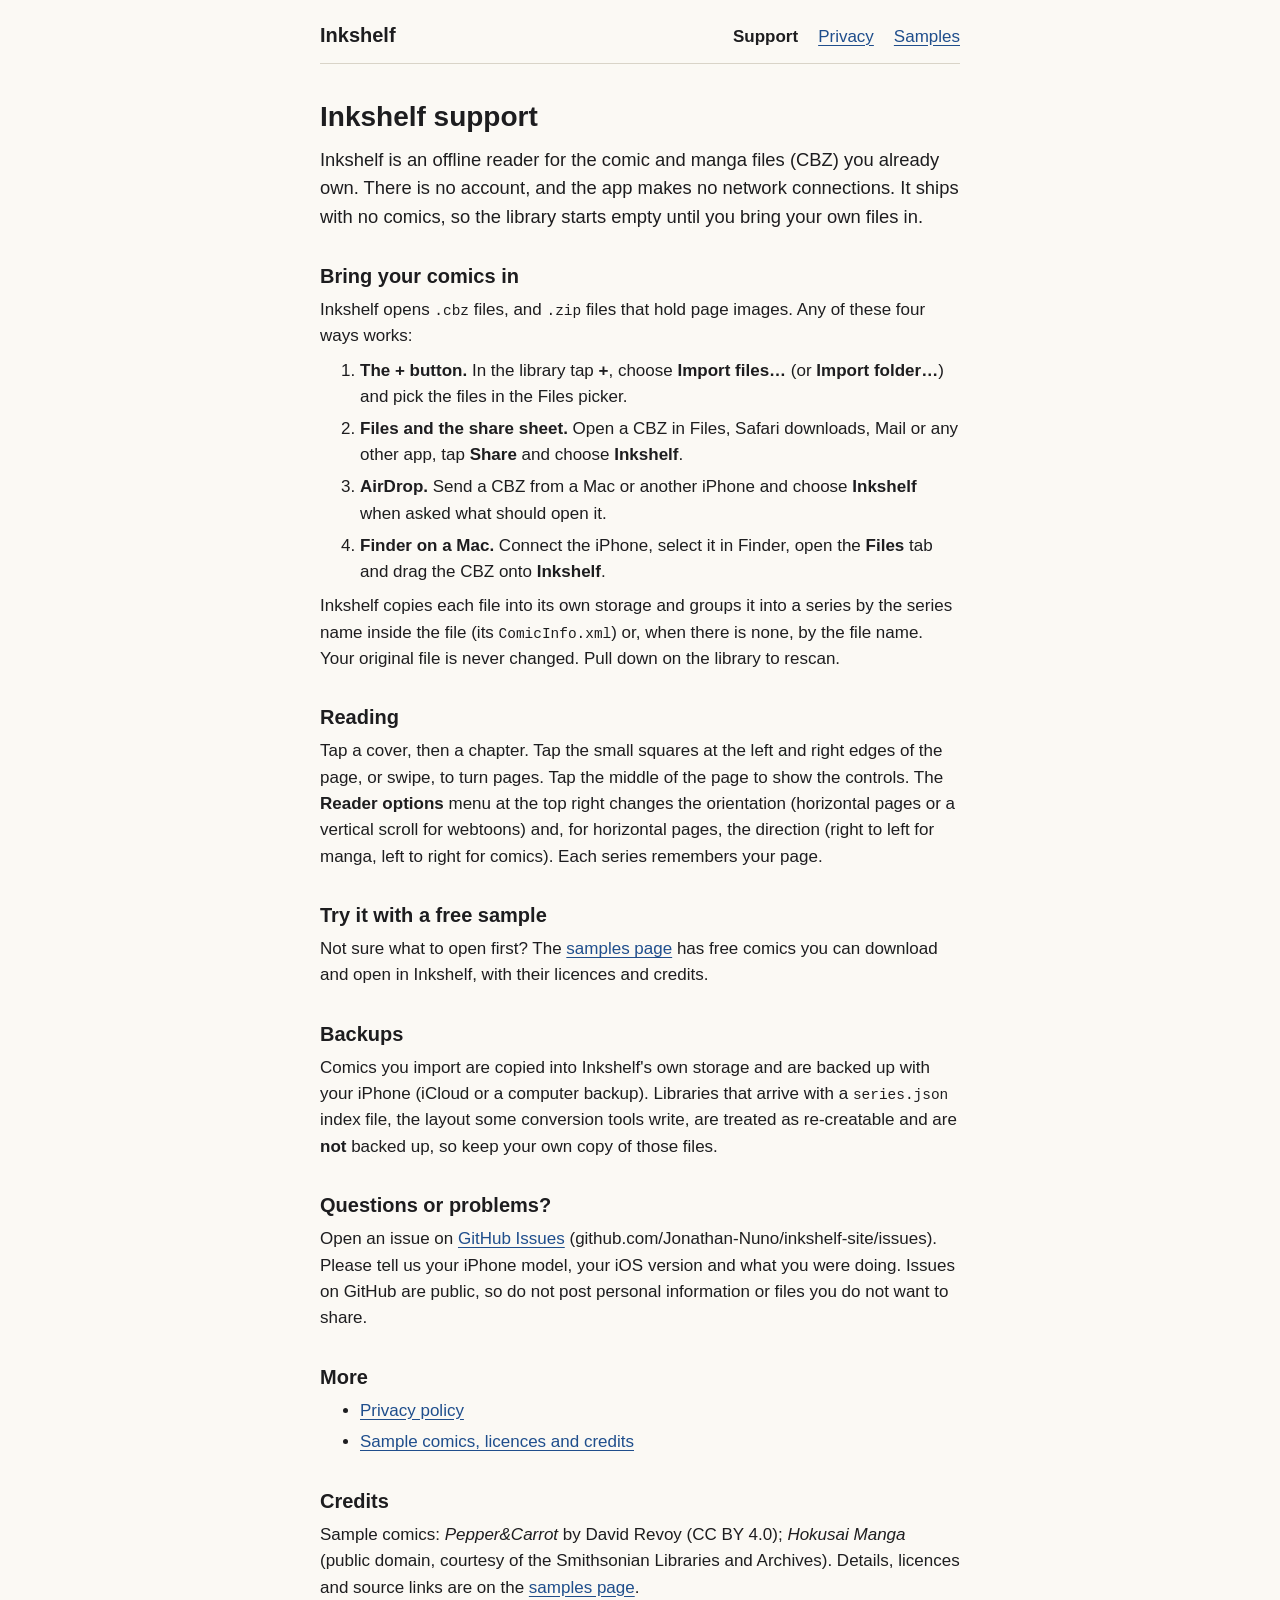
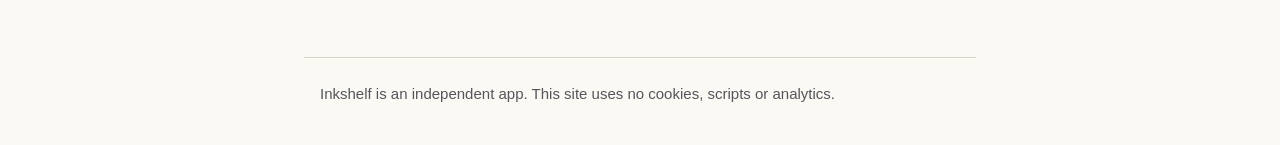
<file: index.html>
<!doctype html>
<html lang="en">
<head>
<meta charset="utf-8">
<meta name="viewport" content="width=device-width, initial-scale=1">
<title>Inkshelf support</title>
<meta name="description" content="Support for Inkshelf, an offline reader for the CBZ comic and manga files you already own: how to bring files in, backups, and how to get help.">
<link rel="icon" href="data:,">
<link rel="stylesheet" href="style.css">
</head>
<body>
<header>
  <nav aria-label="Site">
    <a class="brand" href="index.html">Inkshelf</a>
    <a href="index.html" aria-current="page">Support</a>
    <a href="privacy.html">Privacy</a>
    <a href="samples.html">Samples</a>
  </nav>
</header>
<main>
  <h1>Inkshelf support</h1>
  <p class="lead">Inkshelf is an offline reader for the comic and manga files (CBZ) you already own. There is no account, and the app makes no network connections. It ships with no comics, so the library starts empty until you bring your own files in.</p>

  <h2 id="bring-files-in">Bring your comics in</h2>
  <p>Inkshelf opens <code>.cbz</code> files, and <code>.zip</code> files that hold page images. Any of these four ways works:</p>
  <ol>
    <li><strong>The + button.</strong> In the library tap <strong>+</strong>, choose <strong>Import files…</strong> (or <strong>Import folder…</strong>) and pick the files in the Files picker.</li>
    <li><strong>Files and the share sheet.</strong> Open a CBZ in Files, Safari downloads, Mail or any other app, tap <strong>Share</strong> and choose <strong>Inkshelf</strong>.</li>
    <li><strong>AirDrop.</strong> Send a CBZ from a Mac or another iPhone and choose <strong>Inkshelf</strong> when asked what should open it.</li>
    <li><strong>Finder on a Mac.</strong> Connect the iPhone, select it in Finder, open the <strong>Files</strong> tab and drag the CBZ onto <strong>Inkshelf</strong>.</li>
  </ol>
  <p>Inkshelf copies each file into its own storage and groups it into a series by the series name inside the file (its <code>ComicInfo.xml</code>) or, when there is none, by the file name. Your original file is never changed. Pull down on the library to rescan.</p>

  <h2 id="reading">Reading</h2>
  <p>Tap a cover, then a chapter. Tap the small squares at the left and right edges of the page, or swipe, to turn pages. Tap the middle of the page to show the controls. The <strong>Reader options</strong> menu at the top right changes the orientation (horizontal pages or a vertical scroll for webtoons) and, for horizontal pages, the direction (right to left for manga, left to right for comics). Each series remembers your page.</p>

  <h2 id="samples">Try it with a free sample</h2>
  <p>Not sure what to open first? The <a href="samples.html">samples page</a> has free comics you can download and open in Inkshelf, with their licences and credits.</p>

  <h2 id="backup">Backups</h2>
  <p>Comics you import are copied into Inkshelf's own storage and are backed up with your iPhone (iCloud or a computer backup). Libraries that arrive with a <code>series.json</code> index file, the layout some conversion tools write, are treated as re-creatable and are <strong>not</strong> backed up, so keep your own copy of those files.</p>

  <h2 id="contact">Questions or problems?</h2>
  <p>Open an issue on <a href="https://github.com/Jonathan-Nuno/inkshelf-site/issues">GitHub Issues</a> (github.com/Jonathan-Nuno/inkshelf-site/issues). Please tell us your iPhone model, your iOS version and what you were doing. Issues on GitHub are public, so do not post personal information or files you do not want to share.</p>

  <h2 id="more">More</h2>
  <ul>
    <li><a href="privacy.html">Privacy policy</a></li>
    <li><a href="samples.html">Sample comics, licences and credits</a></li>
  </ul>

  <h2 id="credits">Credits</h2>
  <p>Sample comics: <em>Pepper&amp;Carrot</em> by David Revoy (CC BY 4.0); <em>Hokusai Manga</em> (public domain, courtesy of the Smithsonian Libraries and Archives). Details, licences and source links are on the <a href="samples.html#credits">samples page</a>.</p>
</main>
<footer>
  <p>Inkshelf is an independent app. This site uses no cookies, scripts or analytics.</p>
</footer>
</body>
</html>
</file>
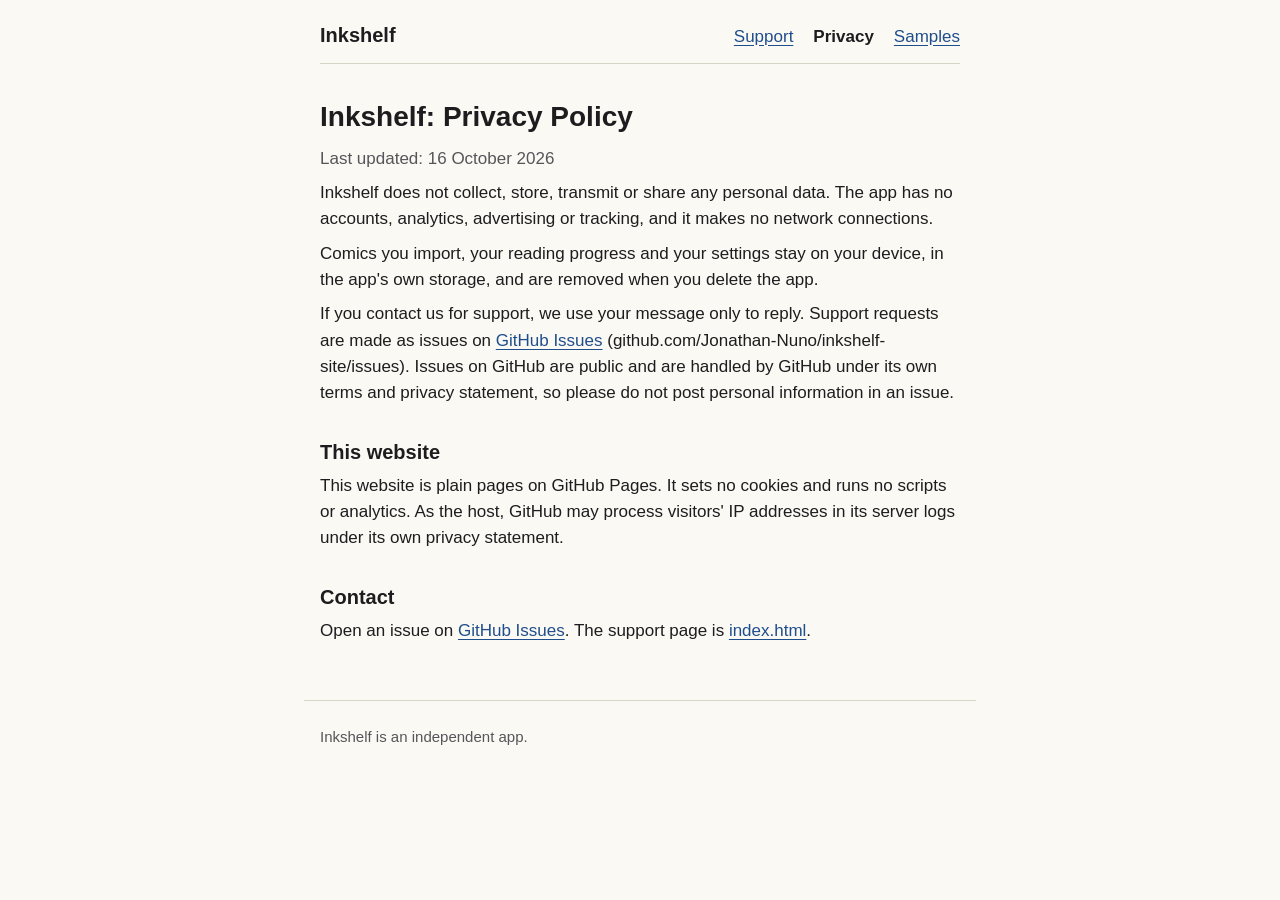
<file: privacy.html>
<!doctype html>
<html lang="en">
<head>
<meta charset="utf-8">
<meta name="viewport" content="width=device-width, initial-scale=1">
<title>Inkshelf privacy policy</title>
<meta name="description" content="Inkshelf does not collect, store, transmit or share any personal data. It has no accounts, analytics, advertising or tracking, and it makes no network connections.">
<link rel="icon" href="data:,">
<link rel="stylesheet" href="style.css">
</head>
<body>
<header>
  <nav aria-label="Site">
    <a class="brand" href="index.html">Inkshelf</a>
    <a href="index.html">Support</a>
    <a href="privacy.html" aria-current="page">Privacy</a>
    <a href="samples.html">Samples</a>
  </nav>
</header>
<main>
  <h1>Inkshelf: Privacy Policy</h1>
  <p class="muted">Last updated: 16 October 2026</p>

  <p>Inkshelf does not collect, store, transmit or share any personal data. The app has no accounts, analytics, advertising or tracking, and it makes no network connections.</p>
  <p>Comics you import, your reading progress and your settings stay on your device, in the app's own storage, and are removed when you delete the app.</p>
  <p>If you contact us for support, we use your message only to reply. Support requests are made as issues on <a href="https://github.com/Jonathan-Nuno/inkshelf-site/issues">GitHub Issues</a> (github.com/Jonathan-Nuno/inkshelf-site/issues). Issues on GitHub are public and are handled by GitHub under its own terms and privacy statement, so please do not post personal information in an issue.</p>

  <h2 id="website">This website</h2>
  <p>This website is plain pages on GitHub Pages. It sets no cookies and runs no scripts or analytics. As the host, GitHub may process visitors' IP addresses in its server logs under its own privacy statement.</p>

  <h2 id="contact">Contact</h2>
  <p>Open an issue on <a href="https://github.com/Jonathan-Nuno/inkshelf-site/issues">GitHub Issues</a>. The support page is <a href="index.html">index.html</a>.</p>
</main>
<footer>
  <p>Inkshelf is an independent app.</p>
</footer>
</body>
</html>
</file>
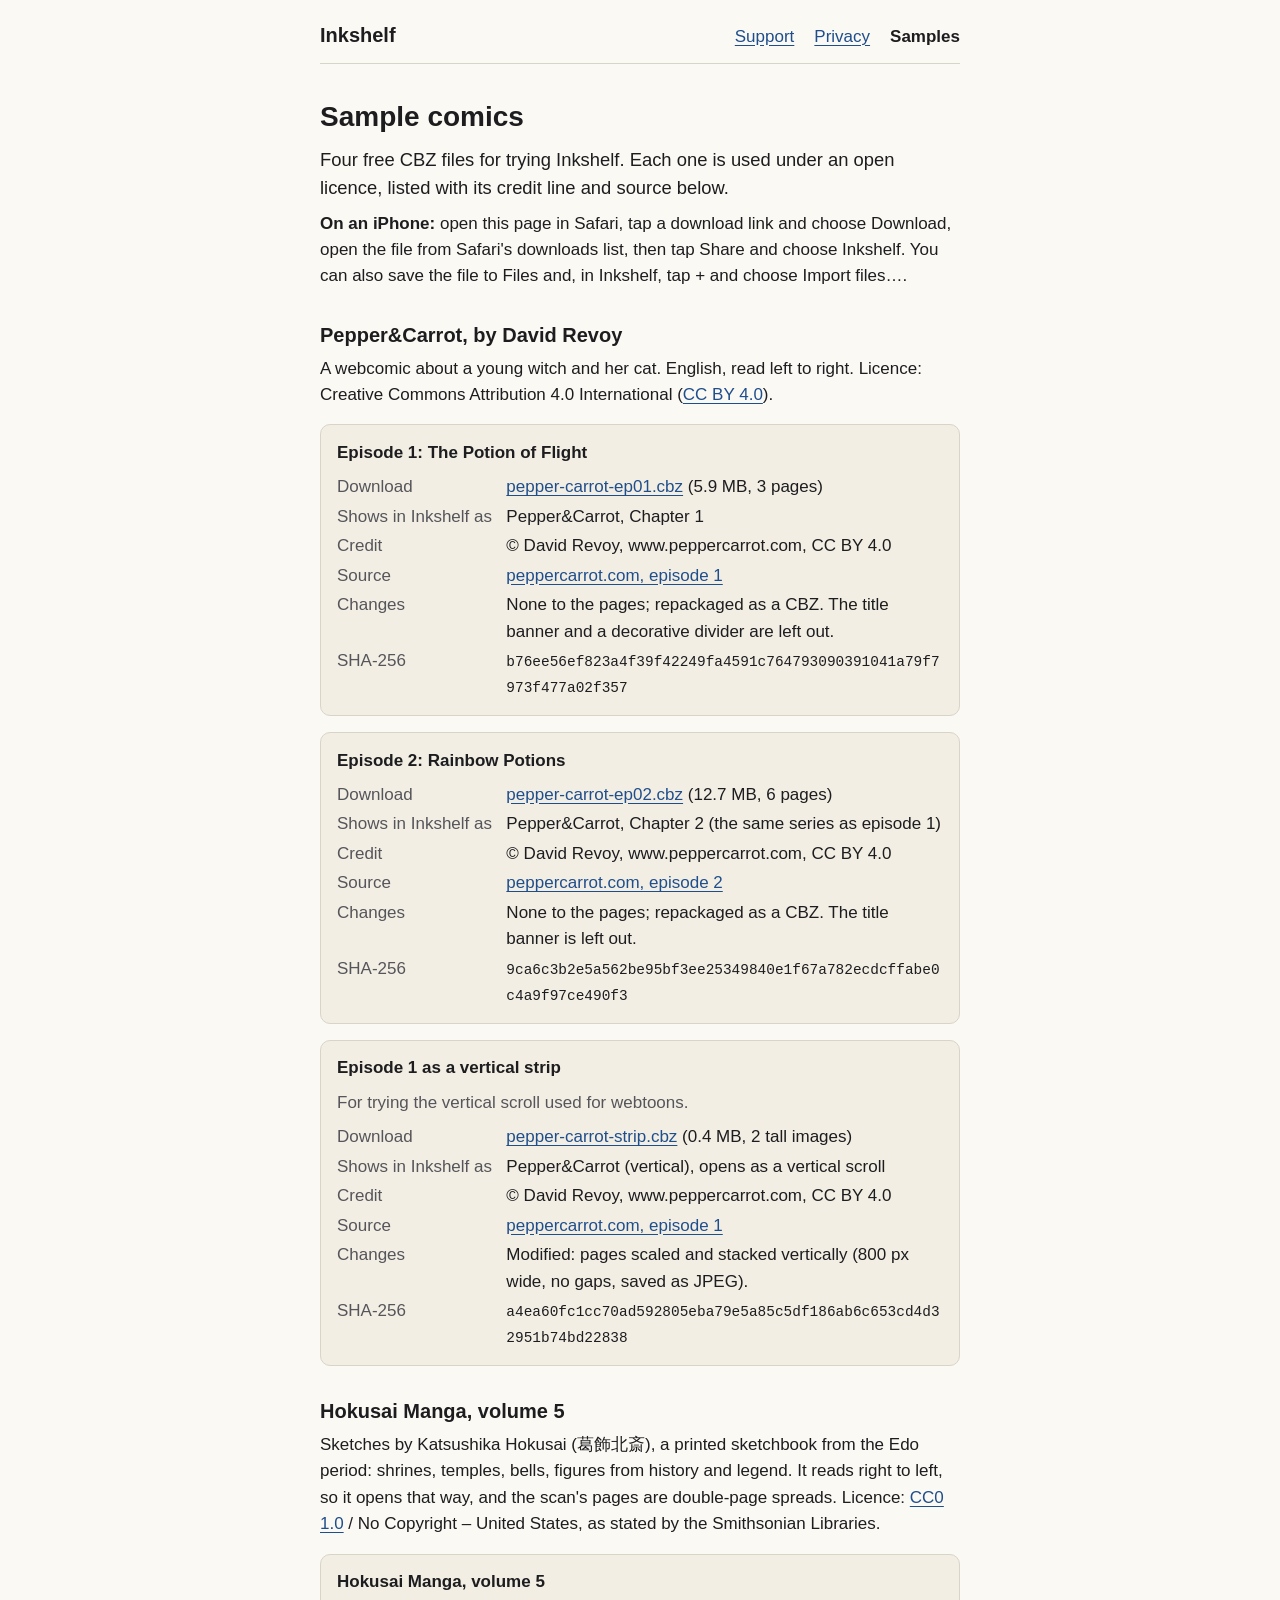
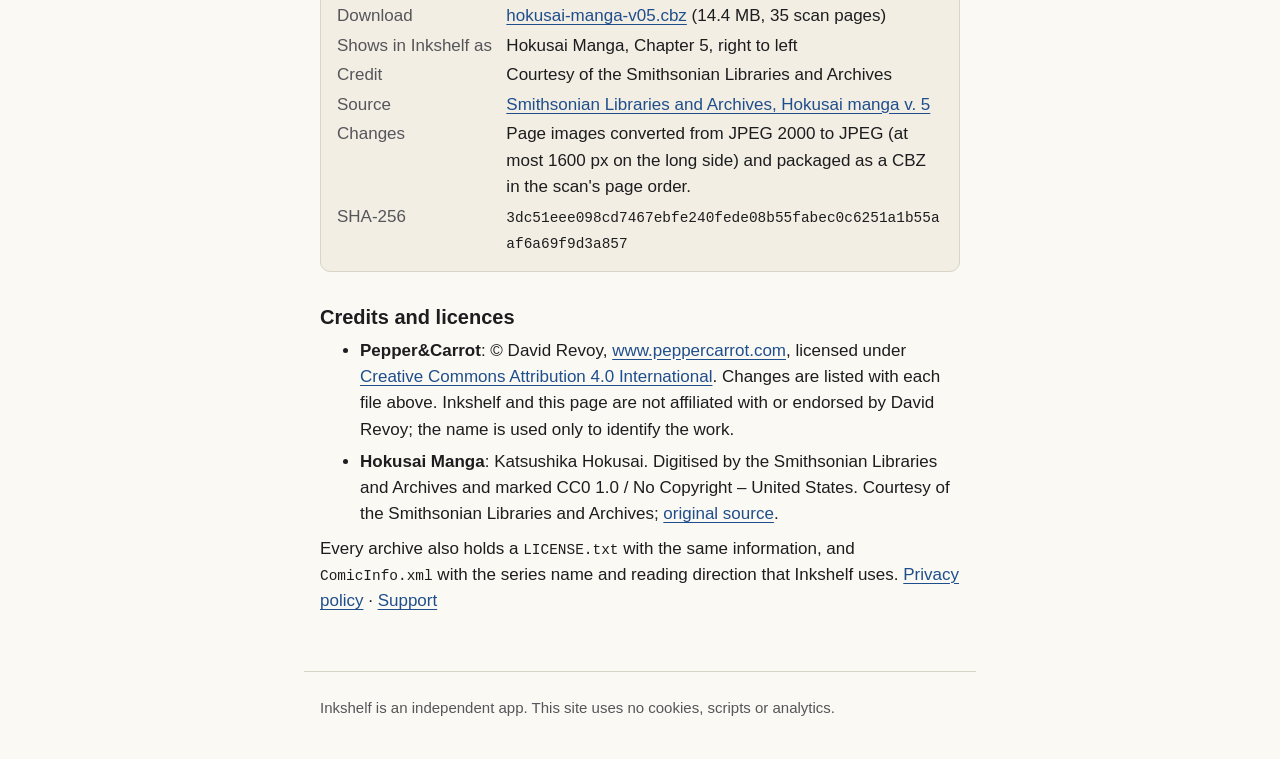
<file: samples.html>
<!doctype html>
<html lang="en">
<head>
<meta charset="utf-8">
<meta name="viewport" content="width=device-width, initial-scale=1">
<title>Inkshelf sample comics</title>
<meta name="description" content="Free sample comics for trying Inkshelf: Pepper&amp;Carrot by David Revoy (CC BY 4.0) and Hokusai Manga (public domain), with licences, credits and download links.">
<link rel="icon" href="data:,">
<link rel="stylesheet" href="style.css">
</head>
<body>
<header>
  <nav aria-label="Site">
    <a class="brand" href="index.html">Inkshelf</a>
    <a href="index.html">Support</a>
    <a href="privacy.html">Privacy</a>
    <a href="samples.html" aria-current="page">Samples</a>
  </nav>
</header>
<main>
  <h1>Sample comics</h1>
  <p class="lead">Four free CBZ files for trying Inkshelf. Each one is used under an open licence, listed with its credit line and source below.</p>
  <p><strong>On an iPhone:</strong> open this page in Safari, tap a download link and choose Download, open the file from Safari's downloads list, then tap Share and choose Inkshelf. You can also save the file to Files and, in Inkshelf, tap + and choose Import files….</p>

  <h2 id="pepper-carrot">Pepper&amp;Carrot, by David Revoy</h2>
  <p>A webcomic about a young witch and her cat. English, read left to right. Licence: Creative Commons Attribution 4.0 International (<a href="https://creativecommons.org/licenses/by/4.0/">CC BY 4.0</a>).</p>

  <div class="sample" id="ep01">
    <h3>Episode 1: The Potion of Flight</h3>
    <dl>
      <dt>Download</dt>
      <dd><a href="samples/pepper-carrot-ep01.cbz" download>pepper-carrot-ep01.cbz</a> (5.9 MB, 3 pages)</dd>
      <dt>Shows in Inkshelf as</dt>
      <dd>Pepper&amp;Carrot, Chapter 1</dd>
      <dt>Credit</dt>
      <dd>© David Revoy, www.peppercarrot.com, CC BY 4.0</dd>
      <dt>Source</dt>
      <dd><a href="https://www.peppercarrot.com/en/webcomic/ep01_Potion-of-Flight.html">peppercarrot.com, episode 1</a></dd>
      <dt>Changes</dt>
      <dd>None to the pages; repackaged as a CBZ. The title banner and a decorative divider are left out.</dd>
      <dt>SHA-256</dt>
      <dd><code>b76ee56ef823a4f39f42249fa4591c764793090391041a79f7973f477a02f357</code></dd>
    </dl>
  </div>

  <div class="sample" id="ep02">
    <h3>Episode 2: Rainbow Potions</h3>
    <dl>
      <dt>Download</dt>
      <dd><a href="samples/pepper-carrot-ep02.cbz" download>pepper-carrot-ep02.cbz</a> (12.7 MB, 6 pages)</dd>
      <dt>Shows in Inkshelf as</dt>
      <dd>Pepper&amp;Carrot, Chapter 2 (the same series as episode 1)</dd>
      <dt>Credit</dt>
      <dd>© David Revoy, www.peppercarrot.com, CC BY 4.0</dd>
      <dt>Source</dt>
      <dd><a href="https://www.peppercarrot.com/en/webcomic/ep02_Rainbow-potions.html">peppercarrot.com, episode 2</a></dd>
      <dt>Changes</dt>
      <dd>None to the pages; repackaged as a CBZ. The title banner is left out.</dd>
      <dt>SHA-256</dt>
      <dd><code>9ca6c3b2e5a562be95bf3ee25349840e1f67a782ecdcffabe0c4a9f97ce490f3</code></dd>
    </dl>
  </div>

  <div class="sample" id="strip">
    <h3>Episode 1 as a vertical strip</h3>
    <p class="muted">For trying the vertical scroll used for webtoons.</p>
    <dl>
      <dt>Download</dt>
      <dd><a href="samples/pepper-carrot-strip.cbz" download>pepper-carrot-strip.cbz</a> (0.4 MB, 2 tall images)</dd>
      <dt>Shows in Inkshelf as</dt>
      <dd>Pepper&amp;Carrot (vertical), opens as a vertical scroll</dd>
      <dt>Credit</dt>
      <dd>© David Revoy, www.peppercarrot.com, CC BY 4.0</dd>
      <dt>Source</dt>
      <dd><a href="https://www.peppercarrot.com/en/webcomic/ep01_Potion-of-Flight.html">peppercarrot.com, episode 1</a></dd>
      <dt>Changes</dt>
      <dd>Modified: pages scaled and stacked vertically (800 px wide, no gaps, saved as JPEG).</dd>
      <dt>SHA-256</dt>
      <dd><code>a4ea60fc1cc70ad592805eba79e5a85c5df186ab6c653cd4d32951b74bd22838</code></dd>
    </dl>
  </div>

  <h2 id="hokusai">Hokusai Manga, volume 5</h2>
  <p>Sketches by Katsushika Hokusai (葛飾北斎), a printed sketchbook from the Edo period: shrines, temples, bells, figures from history and legend. It reads right to left, so it opens that way, and the scan's pages are double-page spreads. Licence: <a href="https://creativecommons.org/publicdomain/zero/1.0/">CC0 1.0</a> / No Copyright – United States, as stated by the Smithsonian Libraries.</p>

  <div class="sample" id="hokusai-v05">
    <h3>Hokusai Manga, volume 5</h3>
    <dl>
      <dt>Download</dt>
      <dd><a href="samples/hokusai-manga-v05.cbz" download>hokusai-manga-v05.cbz</a> (14.4 MB, 35 scan pages)</dd>
      <dt>Shows in Inkshelf as</dt>
      <dd>Hokusai Manga, Chapter 5, right to left</dd>
      <dt>Credit</dt>
      <dd>Courtesy of the Smithsonian Libraries and Archives</dd>
      <dt>Source</dt>
      <dd><a href="https://library.si.edu/digital-library/book/hokusaimangav5kats">Smithsonian Libraries and Archives, Hokusai manga v. 5</a></dd>
      <dt>Changes</dt>
      <dd>Page images converted from JPEG 2000 to JPEG (at most 1600 px on the long side) and packaged as a CBZ in the scan's page order.</dd>
      <dt>SHA-256</dt>
      <dd><code>3dc51eee098cd7467ebfe240fede08b55fabec0c6251a1b55aaf6a69f9d3a857</code></dd>
    </dl>
  </div>

  <h2 id="credits">Credits and licences</h2>
  <ul>
    <li><strong>Pepper&amp;Carrot</strong>: © David Revoy, <a href="https://www.peppercarrot.com">www.peppercarrot.com</a>, licensed under <a href="https://creativecommons.org/licenses/by/4.0/">Creative Commons Attribution 4.0 International</a>. Changes are listed with each file above. Inkshelf and this page are not affiliated with or endorsed by David Revoy; the name is used only to identify the work.</li>
    <li><strong>Hokusai Manga</strong>: Katsushika Hokusai. Digitised by the Smithsonian Libraries and Archives and marked CC0 1.0 / No Copyright – United States. Courtesy of the Smithsonian Libraries and Archives; <a href="https://library.si.edu/digital-library/book/hokusaimangav5kats">original source</a>.</li>
  </ul>
  <p>Every archive also holds a <code>LICENSE.txt</code> with the same information, and <code>ComicInfo.xml</code> with the series name and reading direction that Inkshelf uses. <a href="privacy.html">Privacy policy</a> · <a href="index.html">Support</a></p>
</main>
<footer>
  <p>Inkshelf is an independent app. This site uses no cookies, scripts or analytics.</p>
</footer>
</body>
</html>
</file>
<file: style.css>
/* Inkshelf site: system fonts, no external resources, light and dark. */
:root {
  color-scheme: light dark;
  --bg: #fbf9f4;
  --fg: #1d1d1f;
  --muted: #55555a;
  --line: #d9d4c8;
  --accent: #1f4e8c;
  --panel: #f2eee4;
}
@media (prefers-color-scheme: dark) {
  :root {
    --bg: #141414;
    --fg: #f2f0ea;
    --muted: #aeaeb3;
    --line: #36362f;
    --accent: #8fb4ee;
    --panel: #1d1d1b;
  }
}
* { box-sizing: border-box; }
html { -webkit-text-size-adjust: 100%; }
body {
  margin: 0;
  background: var(--bg);
  color: var(--fg);
  font: 1.0625rem/1.55 -apple-system, BlinkMacSystemFont, "Segoe UI", Roboto, Helvetica, Arial, sans-serif;
}
header, main, footer {
  max-width: 42rem;
  margin: 0 auto;
  padding-left: 1rem;
  padding-right: 1rem;
}
header { padding-top: 1.25rem; }
nav { display: flex; flex-wrap: wrap; gap: 0.25rem 1.25rem; align-items: baseline; border-bottom: 1px solid var(--line); padding-bottom: 0.75rem; }
nav .brand { font-weight: 700; font-size: 1.25rem; color: var(--fg); text-decoration: none; margin-right: auto; }
nav a { color: var(--accent); }
nav a[aria-current="page"] { color: var(--fg); text-decoration: none; font-weight: 600; }
main { padding-top: 1rem; padding-bottom: 3rem; }
h1 { font-size: 1.75rem; line-height: 1.2; margin: 1.25rem 0 0.75rem; }
h2 { font-size: 1.25rem; line-height: 1.3; margin: 2rem 0 0.5rem; }
h3 { font-size: 1.0625rem; margin: 0 0 0.5rem; }
p, ul, ol, dl { margin: 0.5rem 0; }
li { margin: 0.35rem 0; }
a { color: var(--accent); text-underline-offset: 0.15em; }
a:focus-visible { outline: 3px solid var(--accent); outline-offset: 2px; border-radius: 2px; }
.lead { font-size: 1.15rem; }
.muted { color: var(--muted); }
code { font: 0.85em ui-monospace, SFMono-Regular, Menlo, Consolas, monospace; overflow-wrap: anywhere; }
.sample { border: 1px solid var(--line); background: var(--panel); border-radius: 10px; padding: 0.9rem 1rem; margin: 1rem 0; }
.sample dl { display: grid; grid-template-columns: max-content 1fr; gap: 0.2rem 0.9rem; margin: 0; }
.sample dt { color: var(--muted); }
.sample dd { margin: 0; min-width: 0; overflow-wrap: anywhere; }
@media (max-width: 30rem) {
  .sample dl { grid-template-columns: 1fr; gap: 0; }
  .sample dd { margin-bottom: 0.4rem; }
}
footer { border-top: 1px solid var(--line); padding-top: 1rem; padding-bottom: 2rem; color: var(--muted); font-size: 0.9375rem; }
</file>
